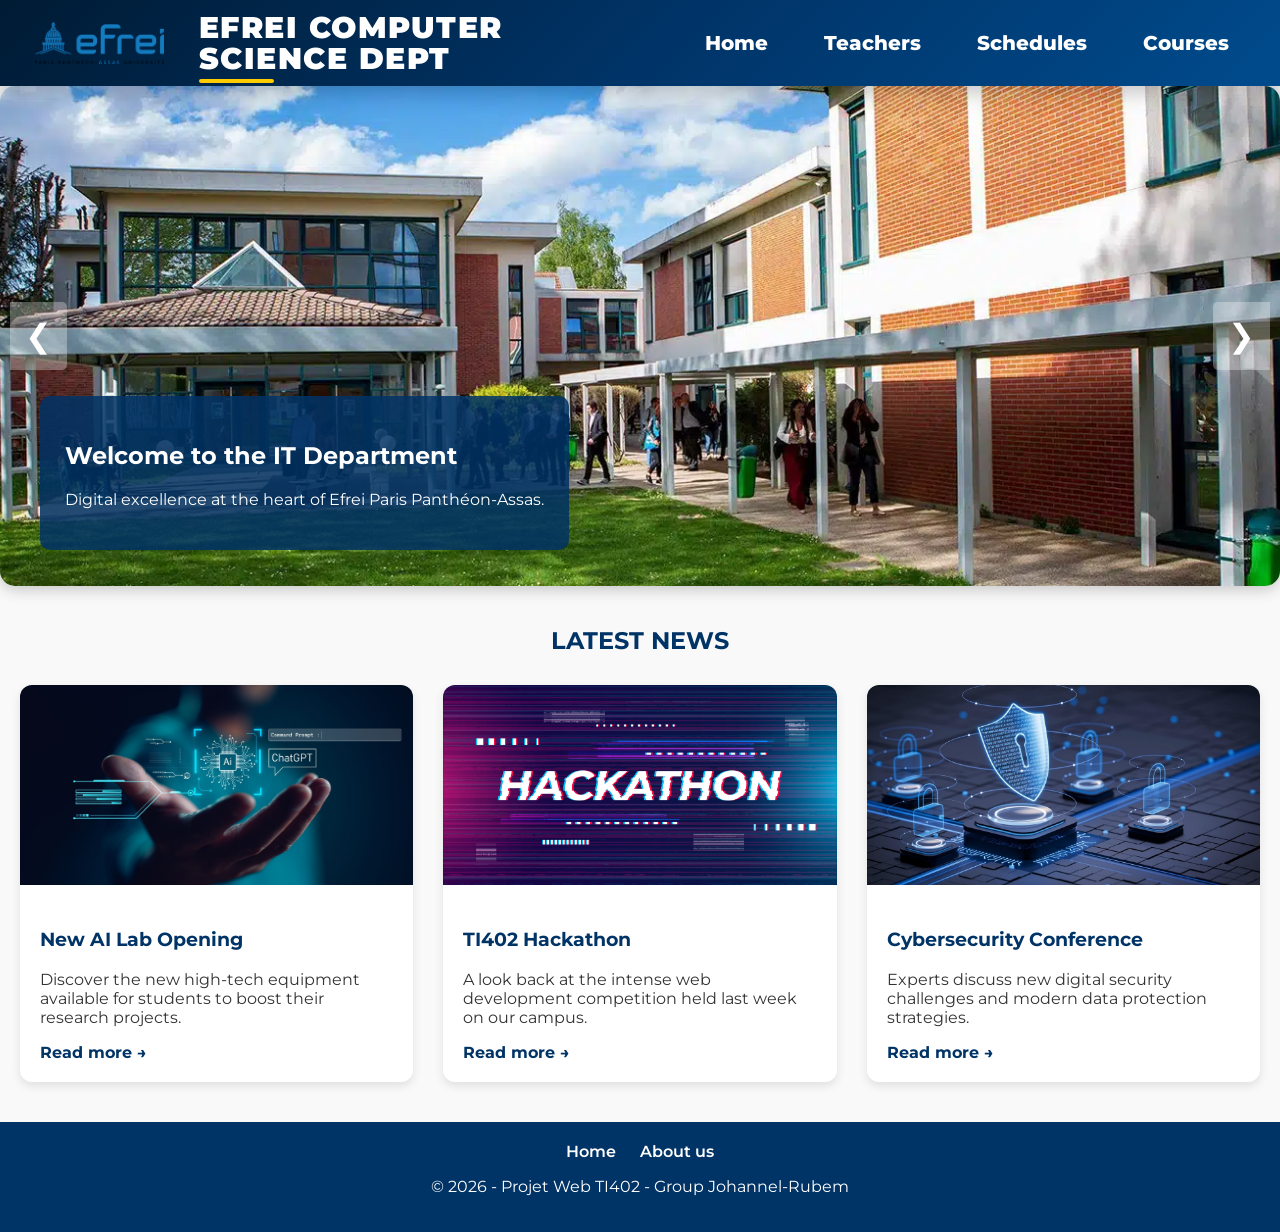
<file: index.html>
<!DOCTYPE html>
<html lang="en">

<head>
  <meta charset="UTF-8" />
  <meta name="viewport" content="width=device-width, initial-scale=1.0" />
  <title>EFREI Computer Science Dept - Home</title>
  <link rel="preconnect" href="https://fonts.googleapis.com">
  <link rel="preconnect" href="https://fonts.gstatic.com" crossorigin>
  <link href="https://fonts.googleapis.com/css2?family=Montserrat:wght@400;500;600;700;800;900&display=swap"
    rel="stylesheet">
  <link rel="stylesheet" href="style.css" />
</head>

<body>
  <header>
    <div class="header-container">
      <img src="images/logo-efrei.png" alt="EFREI Logo" class="logo" />
      <div class="title-nav">
        <h1>EFREI Computer Science Dept</h1>
        <nav>
          <ul>
            <li><a href="index.html">Home</a></li>
            <li><a href="team.html">Teachers</a></li>
            <li><a href="permanences.html">Schedules</a></li>
            <li><a href="courses.html">Courses</a></li>
          </ul>
        </nav>
      </div>
    </div>
  </header>

  <main>
    <section id="hero-carousel">
      <div class="carousel-container">
        <div class="carousel-slide active">
          <img src="images/campus1.jpg" alt="EFREI Campus" />
          <div class="carousel-text">
            <h2>Welcome to the IT Department</h2>
            <p>Digital excellence at the heart of Efrei Paris Panthéon-Assas.</p>
          </div>
        </div>
        <div class="carousel-slide">
          <img src="images/campus2.jpg" alt="Student Life" />
          <div class="carousel-text">
            <h2>Innovation & Research</h2>
            <p>Discover our state-of-the-art laboratories.</p>
          </div>
        </div>
        <div class="carousel-slide">
          <img src="images/campus3.jpg" alt="International" />
          <div class="carousel-text">
            <h2>International Focus</h2>
            <p>Preparing engineers for a global career.</p>
          </div>
        </div>
      </div>
      <div class="carousel-controls">
        <button id="prevBtn" aria-label="Previous">&#10094;</button>
        <button id="nextBtn" aria-label="Next">&#10095;</button>
      </div>
    </section>

    <section class="news-container" style="max-width: 1400px; margin: 40px auto; padding: 0 20px;">
      <h2 style="color: #003366; text-align: center; margin-bottom: 30px; text-transform: uppercase;">Latest News</h2>
      <div class="articles-grid">
        <article class="news-card">
          <div class="card-image-placeholder">
            <img src="images/news1.jpg" alt="AI Lab" style="width:100%; height:200px; object-fit:cover;" />
          </div>
          <div class="card-content" style="padding: 20px;">
            <h3 style="color: #003366;">New AI Lab Opening</h3>
            <p>Discover the new high-tech equipment available for students to boost their research projects.</p>
            <a href="#" style="color: #003366; font-weight: bold; text-decoration: none;">Read more →</a>
          </div>
        </article>

        <article class="news-card">
          <div class="card-image-placeholder">
            <img src="images/news2.jpg" alt="Hackathon" style="width:100%; height:200px; object-fit:cover;" />
          </div>
          <div class="card-content" style="padding: 20px;">
            <h3 style="color: #003366;">TI402 Hackathon</h3>
            <p>A look back at the intense web development competition held last week on our campus.</p>
            <a href="#" style="color: #003366; font-weight: bold; text-decoration: none;">Read more →</a>
          </div>
        </article>

        <article class="news-card">
          <div class="card-image-placeholder">
            <img src="images/news3.jpg" alt="Cybersecurity" style="width:100%; height:200px; object-fit:cover;" />
          </div>
          <div class="card-content" style="padding: 20px;">
            <h3 style="color: #003366;">Cybersecurity Conference</h3>
            <p>Experts discuss new digital security challenges and modern data protection strategies.</p>
            <a href="#" style="color: #003366; font-weight: bold; text-decoration: none;">Read more →</a>
          </div>
        </article>
      </div>
    </section>
  </main>

  <footer>
      <div class="footer-nav" style="margin-bottom: 10px;">
        <a href="index.html" style="color: white; margin: 0 10px; text-decoration: none;">Home</a>
        <a href="about_us.html" style="color: white; margin: 0 10px; text-decoration: none;">About us</a>
      </div>
      <p>&copy; 2026 - Projet Web TI402 - Group Johannel-Rubem</p>
    </footer>
  <script src="script.js"></script>
</body>

</html>
</file>
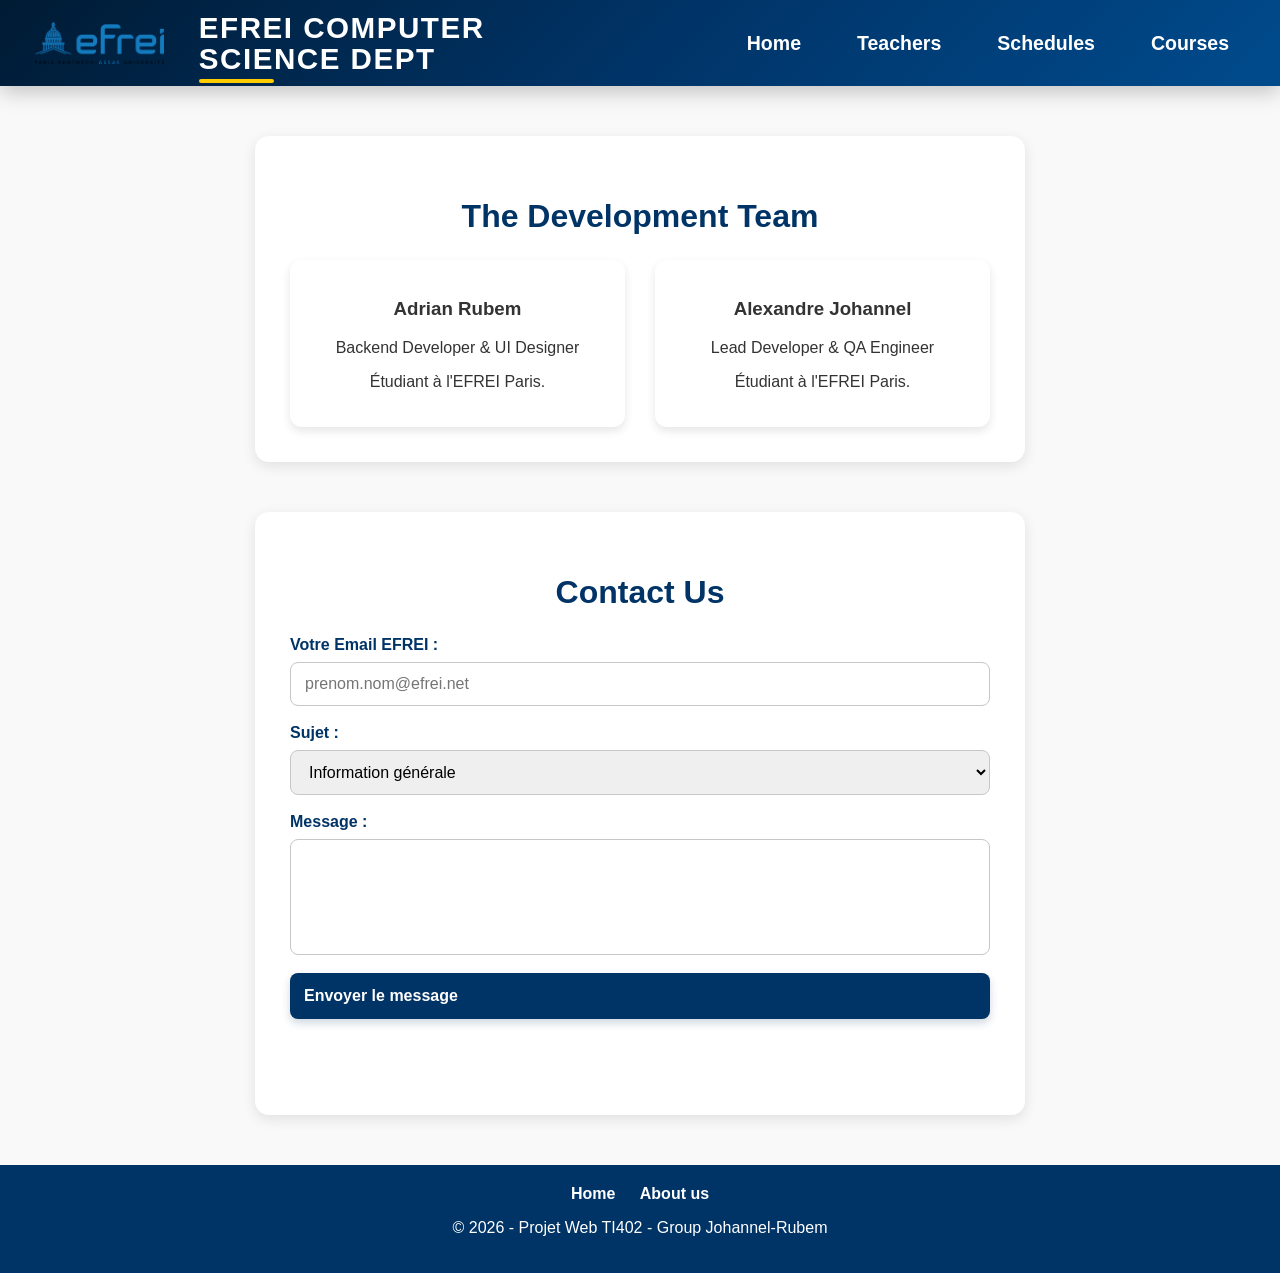
<file: about_us.html>
<!DOCTYPE html>
<html lang="fr">
<head>
    <meta charset="UTF-8">
    <meta name="viewport" content="width=device-width, initial-scale=1.0">
    <title>About Us - EFREI IT Dept</title>
    <link rel="stylesheet" href="style.css">
</head>
<body>
    <header>
      <div class="header-container">
        <img src="images/logo-efrei.png" alt="EFREI Logo" class="logo" />
        <div class="title-nav">
          <h1>EFREI Computer Science Dept</h1>
          <nav>
            <ul>
              <li><a href="index.html">Home</a></li>
              <li><a href="team.html">Teachers</a></li>
              <li><a href="permanences.html">Schedules</a></li>
              <li><a href="courses.html">Courses</a></li>
            </ul>
          </nav>
        </div>
      </div>
    </header>

    <main>
        <section class="contact-section">
            <h2>The Development Team</h2>
            <div class="articles-grid"> <article class="news-card" style="padding: 20px; text-align: center;">
                    <h3>Adrian Rubem</h3>
                    <p>Backend Developer & UI Designer</p>
                    <p>Étudiant à l'EFREI Paris.</p>
                </article>
                <article class="news-card" style="padding: 20px; text-align: center;">
                    <h3>Alexandre Johannel</h3>
                    <p>Lead Developer & QA Engineer</p>
                    <p>Étudiant à l'EFREI Paris.</p>
                </article>
            </div>
        </section>

        <section class="contact-section">
            <h2>Contact Us</h2>
            <form id="contactForm">
                <div class="form-group">
                    <label for="email">Votre Email EFREI :</label>
                    <input type="email" id="email" name="email" placeholder="prenom.nom@efrei.net" required>
                </div>
                <div class="form-group">
                    <label for="subject">Sujet :</label>
                    <select id="subject" name="subject">
                        <option value="general">Information générale</option>
                        <option value="bug">Signaler un bug</option>
                        <option value="feedback">Feedback</option>
                    </select>
                </div>
                <div class="form-group">
                    <label for="message">Message :</label>
                    <textarea id="message" name="message" rows="5" required></textarea>
                </div>
                <button type="submit" class="filter-btn active">Envoyer le message</button>
                <p id="formFeedback" style="margin-top: 15px;"></p>
            </form>
        </section>
    </main>

    <footer>
      <div class="footer-nav" style="margin-bottom: 10px;">
        <a href="index.html" style="color: white; margin: 0 10px; text-decoration: none;">Home</a>
        <a href="about_us.html" style="color: white; margin: 0 10px; text-decoration: none;">About us</a>
      </div>
      <p>&copy; 2026 - Projet Web TI402 - Group Johannel-Rubem</p>
    </footer>

    <script src="script.js"></script>
</body>
</html>
</file>
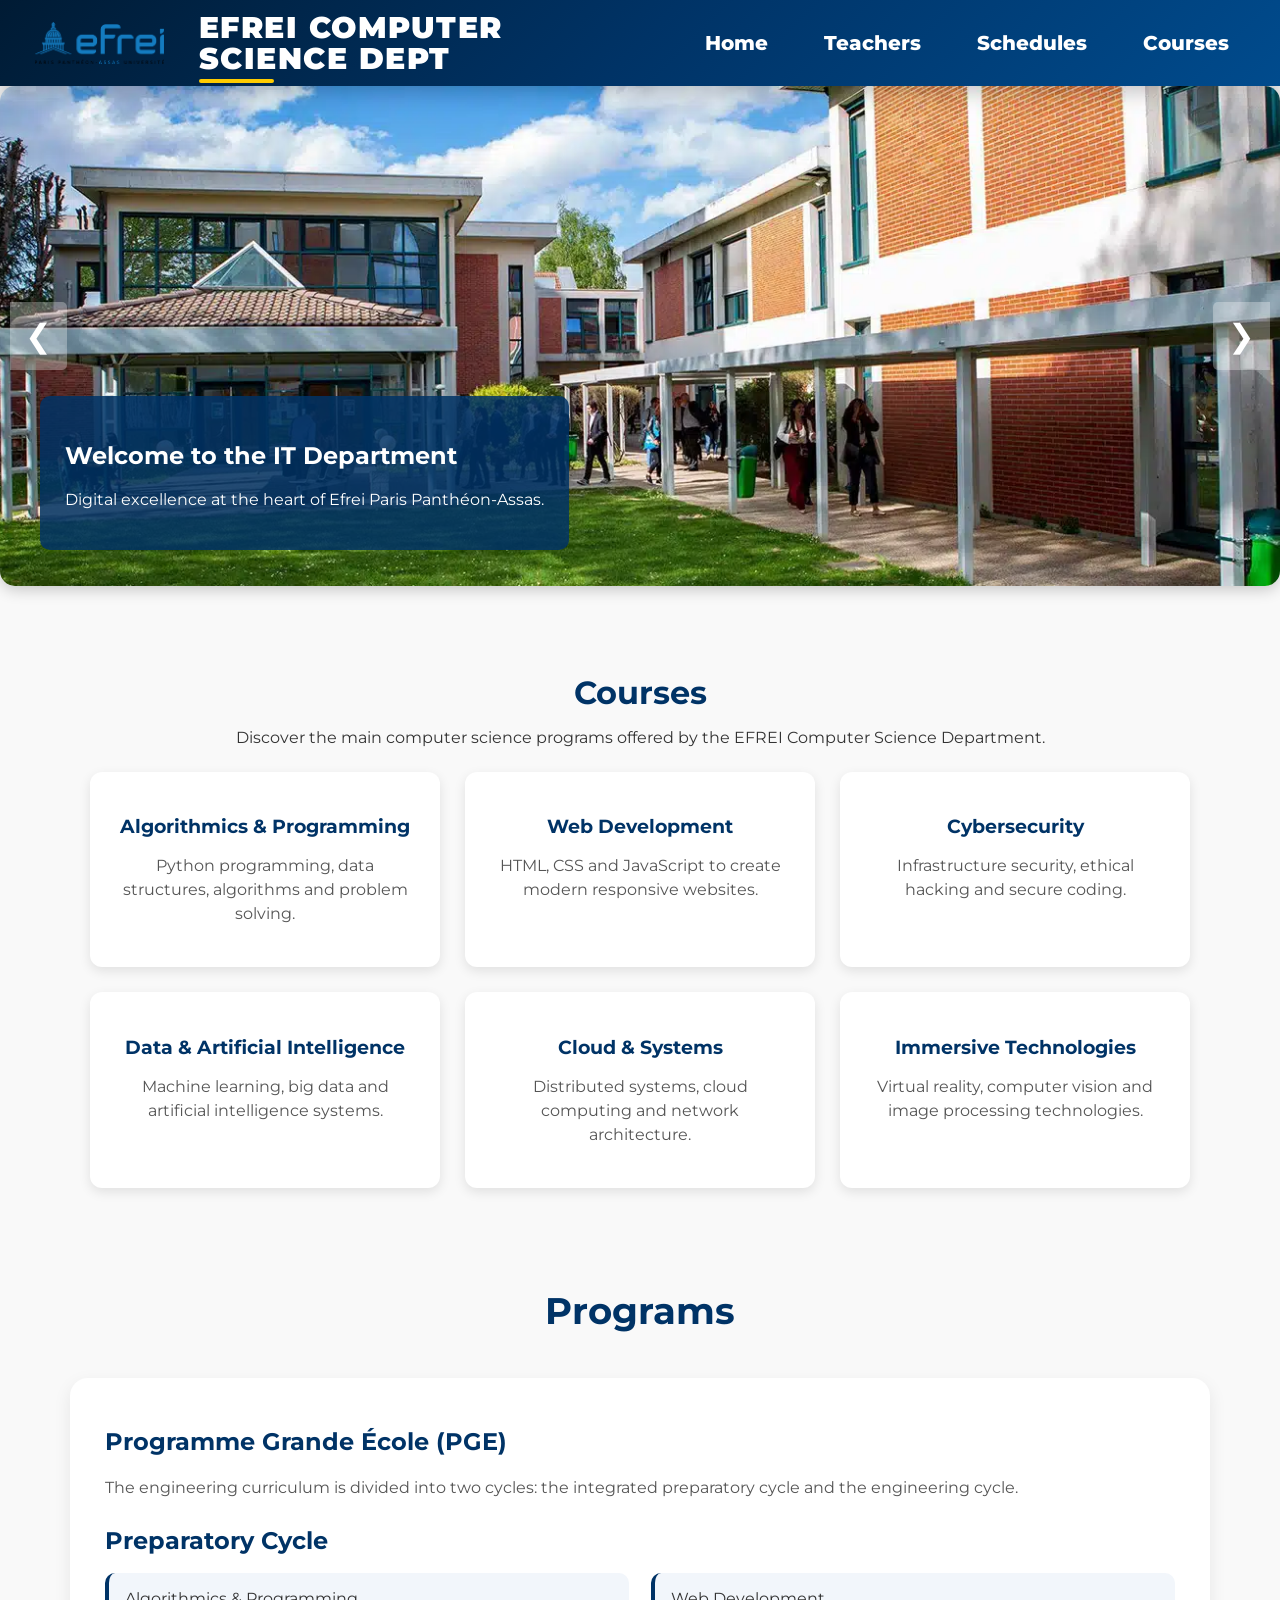
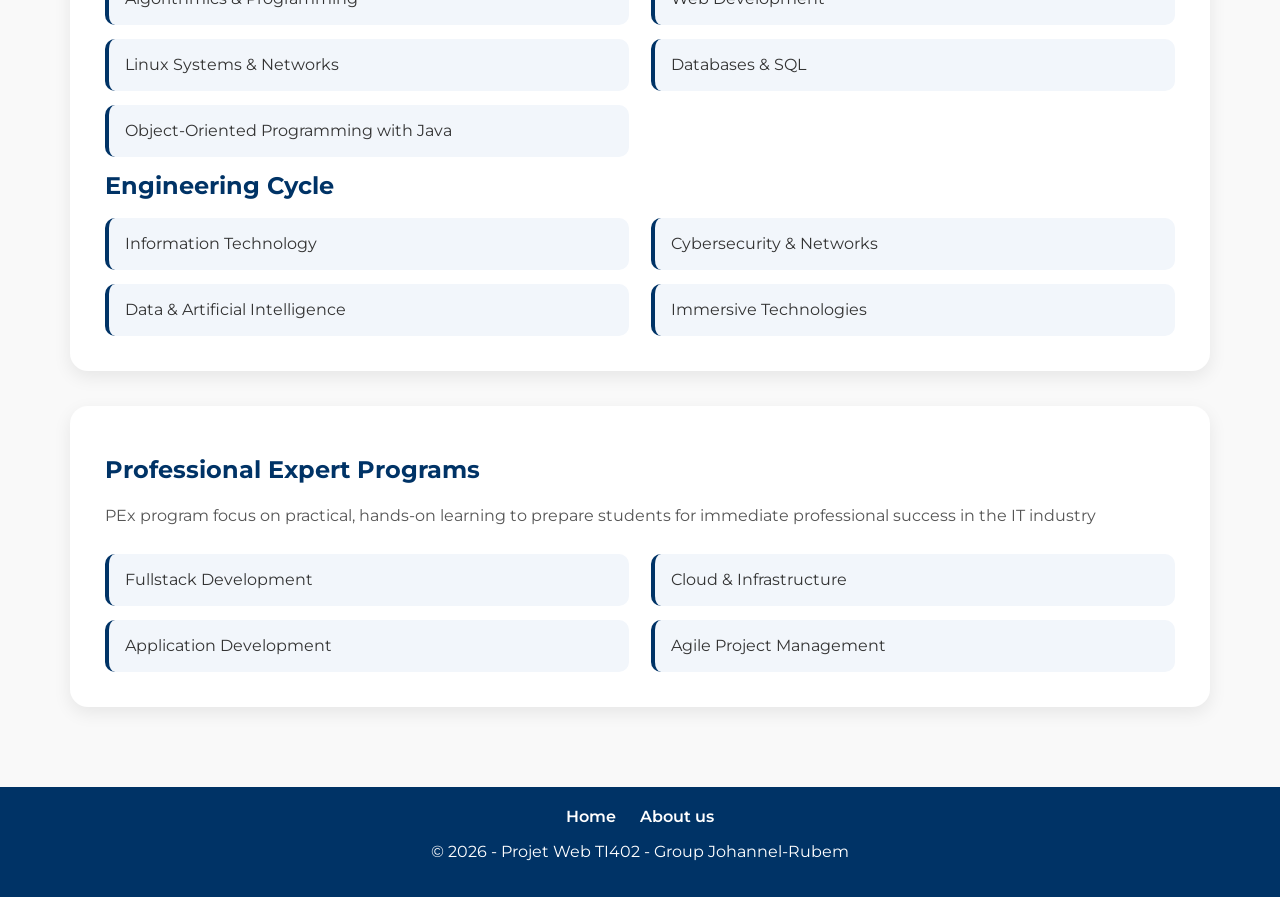
<file: courses.html>
<!doctype html>
<html lang="fr">

<head>
  <meta charset="UTF-8" />
  <!-- Balise viewport obligatoire pour le Responsive Design -->
  <meta name="viewport" content="width=device-width, initial-scale=1.0" />
  <title>EFREI Computer Science Dept</title>

  <!-- Lien vers ton fichier CSS -->
  <link rel="preconnect" href="https://fonts.googleapis.com">
  <link rel="preconnect" href="https://fonts.gstatic.com" crossorigin>
  <link href="https://fonts.googleapis.com/css2?family=Montserrat:wght@400;500;600;700;800;900&display=swap"
    rel="stylesheet">
  <link rel="stylesheet" href="style.css" />
</head>

<body>
  <header>
    <div class="header-container">
      <img src="images/logo-efrei.png" alt="EFREI Logo" class="logo" />
      <div class="title-nav">
        <h1>EFREI Computer Science Dept</h1>
        <nav>
          <ul>
            <li><a href="index.html">Home</a></li>
            <li><a href="team.html">Teachers</a></li>
            <li><a href="permanences.html">Schedules</a></li>
            <li><a href="courses.html">Courses</a></li>
          </ul>
        </nav>
      </div>
    </div>
  </header>

  <main>
    <section id="hero-carousel">
      <div class="carousel-container">
        <div class="carousel-slide active">
          <img src="images/campus1.jpg" alt="EFREI Campus" />
          <div class="carousel-text">
            <h2>Welcome to the IT Department</h2>
            <p>
              Digital excellence at the heart of Efrei Paris Panthéon-Assas.
            </p>
          </div>
        </div>
        <div class="carousel-slide">
          <img src="images/campus2.jpg" alt="Student Life" />
          <div class="carousel-text">
            <h2>Innovation & Research</h2>
            <p>Discover our state-of-the-art laboratories.</p>
          </div>
        </div>
        <div class="carousel-slide">
          <img src="images/campus3.jpg" alt="International" />
          <div class="carousel-text">
            <h2>International Focus</h2>
            <p>Preparing engineers for a global career.</p>
          </div>
        </div>
      </div>
      <div class="carousel-controls">
        <button id="prevBtn" aria-label="Previous">&#10094;</button>
        <button id="nextBtn" aria-label="Next">&#10095;</button>
      </div>
    </section>

    <section class="courses-section">
  <h2>Courses</h2>

  <p>
    Discover the main computer science programs offered by the EFREI
    Computer Science Department.
  </p>

  <div class="courses-grid">
    <article class="course-card">
      <h3>Algorithmics & Programming</h3>
      <p>
        Python programming, data structures, algorithms and problem solving.
      </p>
    </article>

    <article class="course-card">
      <h3>Web Development</h3>
      <p>
        HTML, CSS and JavaScript to create modern responsive websites.
      </p>
    </article>

    <article class="course-card">
      <h3>Cybersecurity</h3>
      <p>
        Infrastructure security, ethical hacking and secure coding.
      </p>
    </article>

    <article class="course-card">
      <h3>Data & Artificial Intelligence</h3>
      <p>
        Machine learning, big data and artificial intelligence systems.
      </p>
    </article>

    <article class="course-card">
      <h3>Cloud & Systems</h3>
      <p>
        Distributed systems, cloud computing and network architecture.
      </p>
    </article>

    <article class="course-card">
      <h3>Immersive Technologies</h3>
      <p>
        Virtual reality, computer vision and image processing technologies.
      </p>
    </article>
  </div>
</section>

<section class="programs-section">
  <h2>Programs</h2>

  <div class="program-block">
    <h3>Programme Grande École (PGE)</h3>

    <p>
      The engineering curriculum is divided into two cycles:
      the integrated preparatory cycle and the engineering cycle.
    </p>


    <h3>Preparatory Cycle</h3>


    <ul>
      <li>Algorithmics & Programming</li>
      <li>Web Development</li>
      <li>Linux Systems & Networks</li>
      <li>Databases & SQL</li>
      <li>Object-Oriented Programming with Java</li>
    </ul>
  

    <h3 >Engineering Cycle</h3>


    <ul>
      <li>Information Technology</li>
      <li>Cybersecurity & Networks</li>
      <li>Data & Artificial Intelligence</li>
      <li>Immersive Technologies</li>
    </ul>
  </div>

  <div class="program-block">
    <h3>Professional Expert Programs</h3>

    <p>
      PEx program focus on practical, 
      hands-on learning to prepare students for immediate professional success in the IT industry 
    </p>

    <ul>
      <li>Fullstack Development</li>
      <li>Cloud & Infrastructure</li>
      <li>Application Development</li>
      <li>Agile Project Management</li>
    </ul>
  </div>
</section>
  </main>

  <!-- Footer commun -->
  <footer>
      <div class="footer-nav" style="margin-bottom: 10px;">
        <a href="index.html" style="color: white; margin: 0 10px; text-decoration: none;">Home</a>
        <a href="about_us.html" style="color: white; margin: 0 10px; text-decoration: none;">About us</a>
      </div>
      <p>&copy; 2026 - Projet Web TI402 - Group Johannel-Rubem</p>
    </footer>
  <script src="script.js"></script>
</body>

</html>
</file>
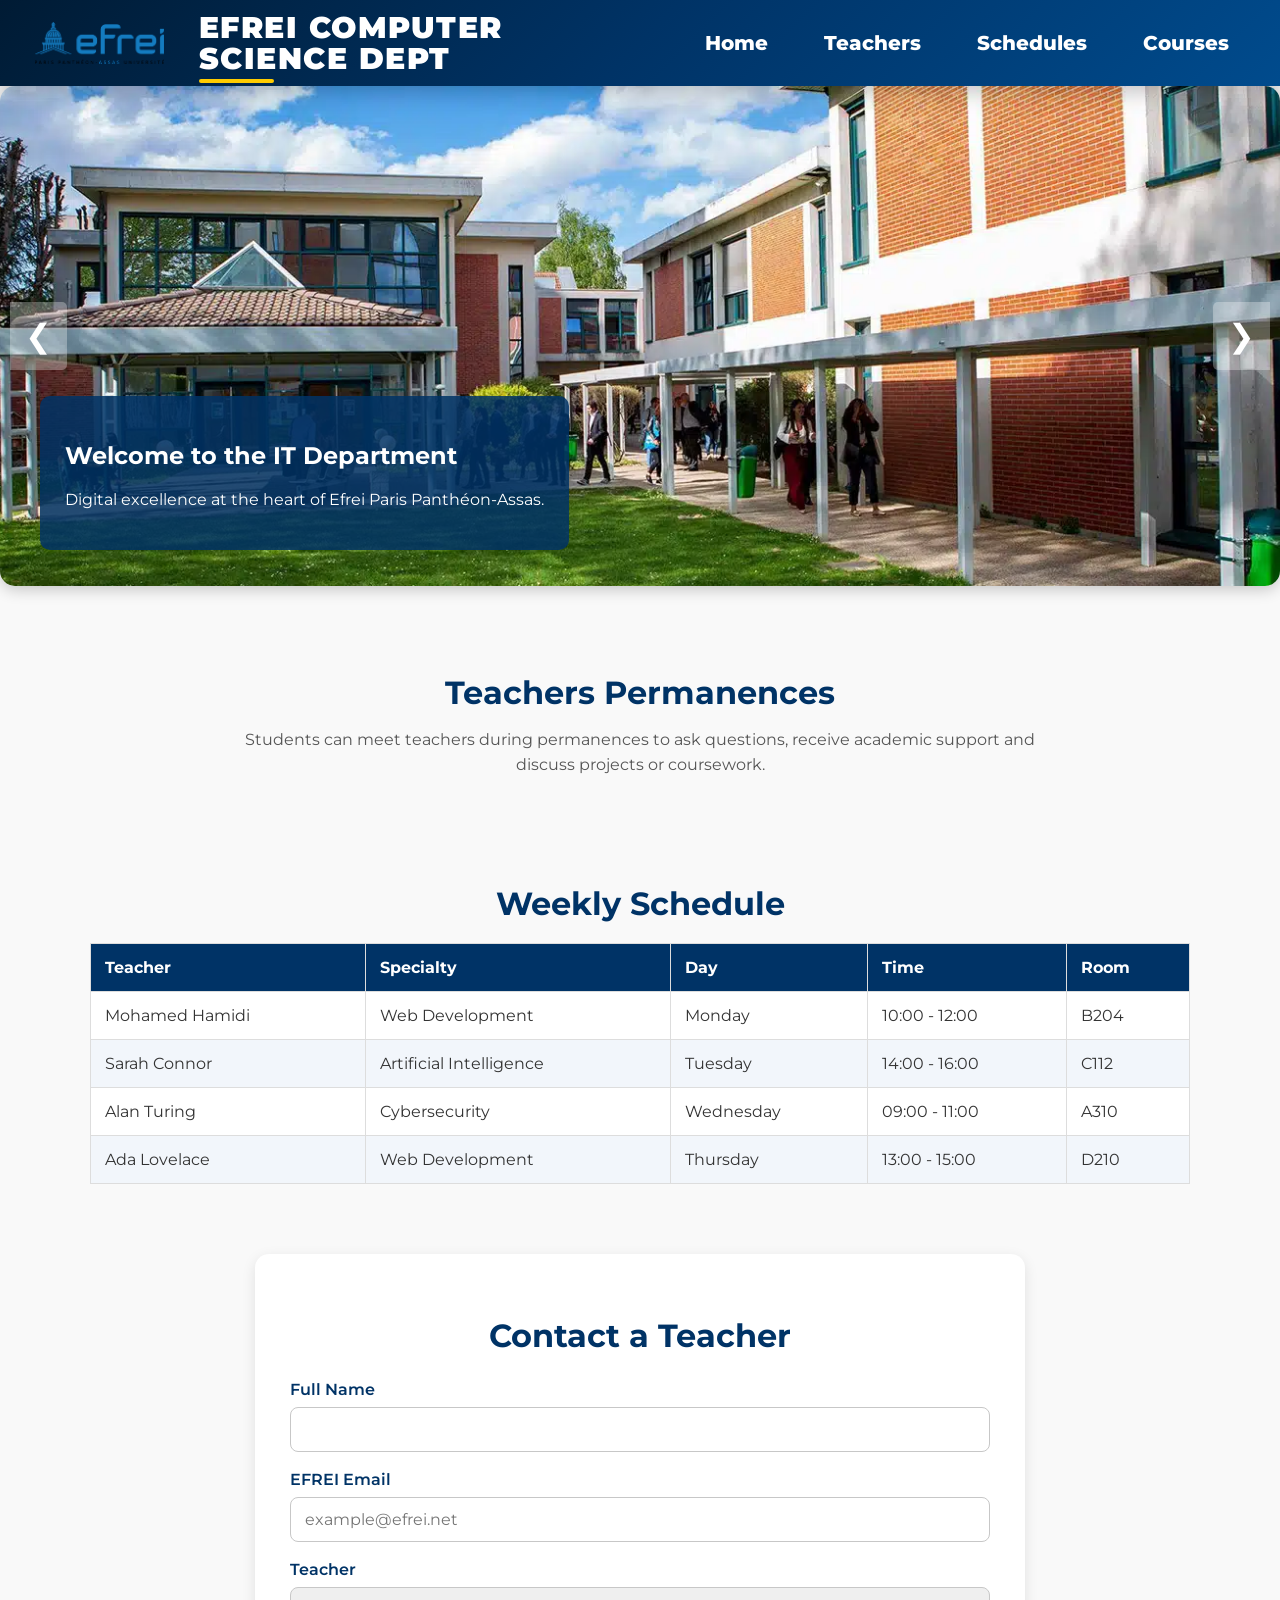
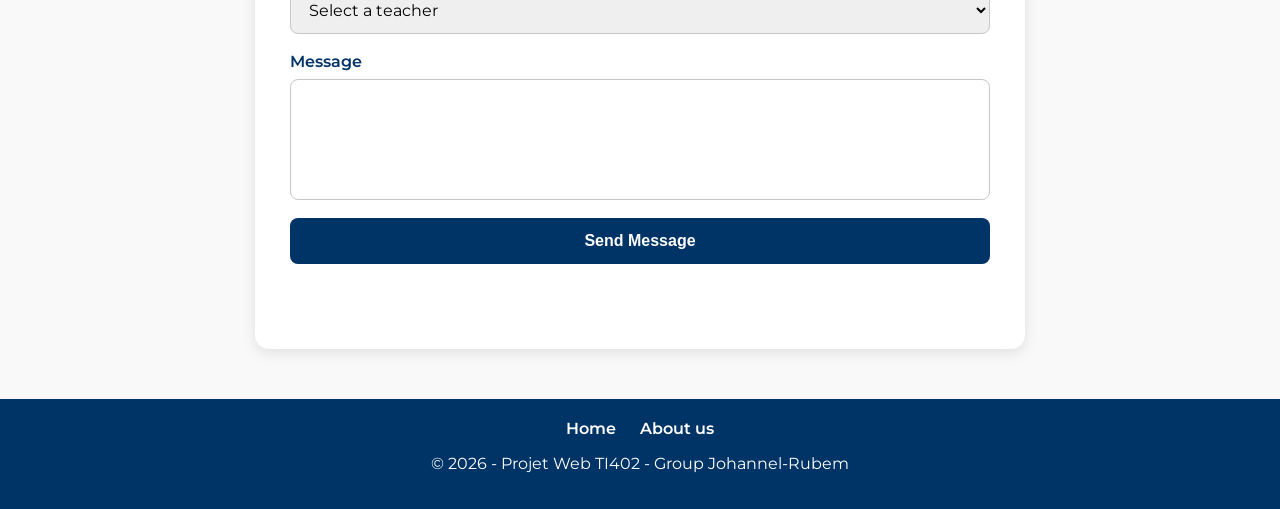
<file: permanences.html>
<!doctype html>
<html lang="fr">

<head>
  <meta charset="UTF-8" />
  <meta name="viewport" content="width=device-width, initial-scale=1.0" />
  <title>Permanences - EFREI Computer Science Dept</title>
  <link rel="preconnect" href="https://fonts.googleapis.com">
  <link rel="preconnect" href="https://fonts.gstatic.com" crossorigin>
  <link href="https://fonts.googleapis.com/css2?family=Montserrat:wght@400;500;600;700;800;900&display=swap"
    rel="stylesheet">
  <link rel="stylesheet" href="style.css" />
</head>

<body>
  <header>
    <div class="header-container">
      <img src="images/logo-efrei.png" alt="EFREI Logo" class="logo" />
      <div class="title-nav">
        <h1>EFREI Computer Science Dept</h1>
        <nav>
          <ul>
            <li><a href="index.html">Home</a></li>
            <li><a href="team.html">Teachers</a></li>
            <li><a href="permanences.html">Schedules</a></li>
            <li><a href="courses.html">Courses</a></li>
          </ul>
        </nav>
      </div>
    </div>
  </header>

  <main>
    <section id="hero-carousel">
      <div class="carousel-container">
        <div class="carousel-slide active">
          <img src="images/campus1.jpg" alt="EFREI Campus" />
          <div class="carousel-text">
            <h2>Welcome to the IT Department</h2>
            <p>
              Digital excellence at the heart of Efrei Paris Panthéon-Assas.
            </p>
          </div>
        </div>
        <div class="carousel-slide">
          <img src="images/campus2.jpg" alt="Student Life" />
          <div class="carousel-text">
            <h2>Innovation & Research</h2>
            <p>Discover our state-of-the-art laboratories.</p>
          </div>
        </div>
        <div class="carousel-slide">
          <img src="images/campus3.jpg" alt="International" />
          <div class="carousel-text">
            <h2>International Focus</h2>
            <p>Preparing engineers for a global career.</p>
          </div>
        </div>
      </div>
      <div class="carousel-controls">
        <button id="prevBtn" aria-label="Previous">&#10094;</button>
        <button id="nextBtn" aria-label="Next">&#10095;</button>
      </div>
    </section>
    <!-- INTRO -->
    <section class="page-intro">
      <h2>Teachers Permanences</h2>

      <p>
        Students can meet teachers during permanences to ask questions,
        receive academic support and discuss projects or coursework.
      </p>
    </section>

    <!-- TABLE -->
    <section class="program-table-section">
      <h2>Weekly Schedule</h2>

      <table>
        <thead>
          <tr>
            <th>Teacher</th>
            <th>Specialty</th>
            <th>Day</th>
            <th>Time</th>
            <th>Room</th>
          </tr>
        </thead>

        <tbody>
          <tr>
            <td>Mohamed Hamidi</td>
            <td>Web Development</td>
            <td>Monday</td>
            <td>10:00 - 12:00</td>
            <td>B204</td>
          </tr>

          <tr>
            <td>Sarah Connor</td>
            <td>Artificial Intelligence</td>
            <td>Tuesday</td>
            <td>14:00 - 16:00</td>
            <td>C112</td>
          </tr>

          <tr>
            <td>Alan Turing</td>
            <td>Cybersecurity</td>
            <td>Wednesday</td>
            <td>09:00 - 11:00</td>
            <td>A310</td>
          </tr>

          <tr>
            <td>Ada Lovelace</td>
            <td>Web Development</td>
            <td>Thursday</td>
            <td>13:00 - 15:00</td>
            <td>D210</td>
          </tr>
        </tbody>
      </table>
    </section>

    <!-- FORM -->
    <section class="contact-section">
      <h2>Contact a Teacher</h2>

      <form id="contactForm">
        <div class="form-group">
          <label for="name">Full Name</label>
          <input type="text" id="name" required />
        </div>

        <div class="form-group">
          <label for="email">EFREI Email</label>
          <input type="email" id="email" placeholder="example@efrei.net" required />
        </div>

        <div class="form-group">
          <label for="teacher">Teacher</label>

          <select id="teacher" required>
            <option value="">Select a teacher</option>
            <option>Mohamed Hamidi</option>
            <option>Sarah Connor</option>
            <option>Alan Turing</option>
            <option>Ada Lovelace</option>
          </select>
        </div>

        <div class="form-group">
          <label for="message">Message</label>

          <textarea maxlength="500" id="message" rows="5" placeholder="Write your message..." required>
            </textarea>
        </div>

        <button type="submit">Send Message</button>

        <p id="formFeedback"></p>
      </form>
    </section>
  </main>

  <footer>
      <div class="footer-nav" style="margin-bottom: 10px;">
        <a href="index.html" style="color: white; margin: 0 10px; text-decoration: none;">Home</a>
        <a href="about_us.html" style="color: white; margin: 0 10px; text-decoration: none;">About us</a>
      </div>
      <p>&copy; 2026 - Projet Web TI402 - Group Johannel-Rubem</p>
    </footer>

  <script src="script.js"></script>
</body>

</html>
</file>
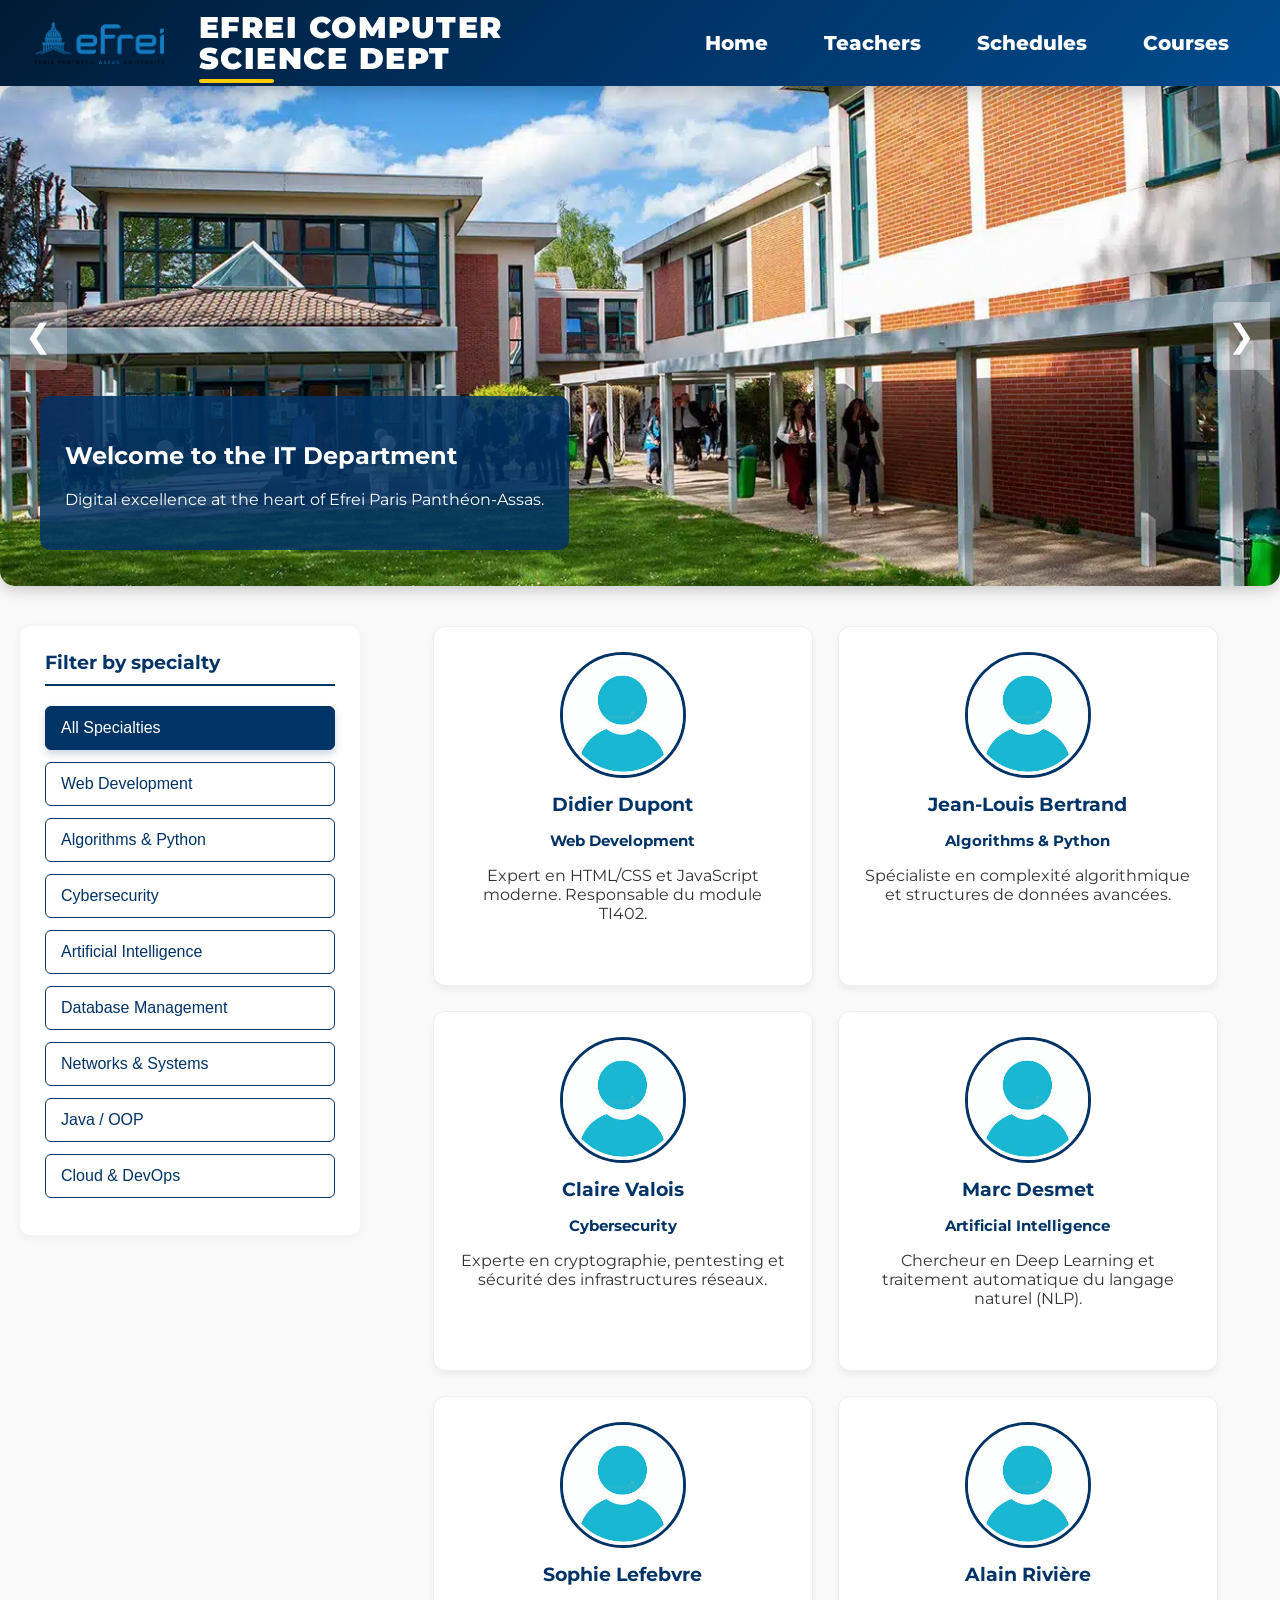
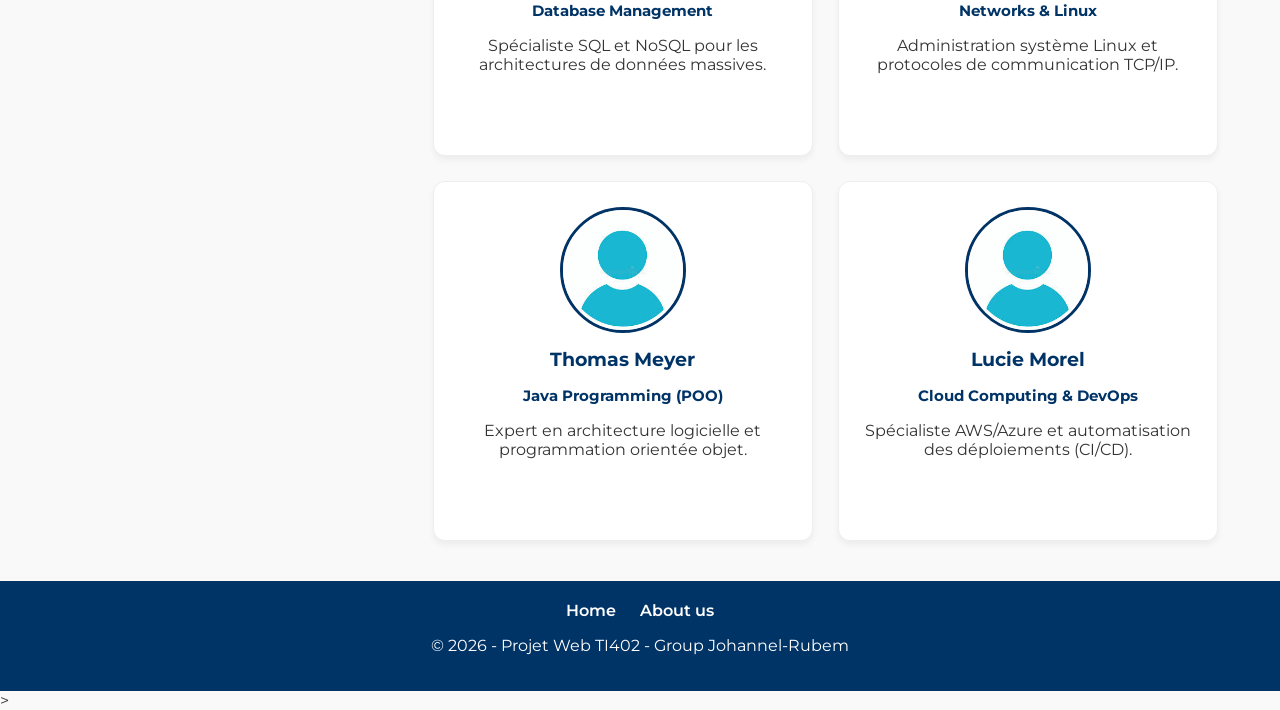
<file: team.html>
<!doctype html>
<html lang="fr">
  <head>
    <meta charset="UTF-8" />
    <!-- Balise viewport obligatoire pour le Responsive Design -->
    <meta name="viewport" content="width=device-width, initial-scale=1.0" />
    <title>EFREI Computer Science Dept</title>

    <!-- Lien vers ton fichier CSS -->
    <link rel="preconnect" href="https://fonts.googleapis.com" />
    <link rel="preconnect" href="https://fonts.gstatic.com" crossorigin />
    <link
      href="https://fonts.googleapis.com/css2?family=Montserrat:wght@400;500;600;700;800;900&display=swap"
      rel="stylesheet"
    />
    <link rel="stylesheet" href="style.css" />
  </head>

  <body>
    <header>
      <div class="header-container">
        <img src="images/logo-efrei.png" alt="EFREI Logo" class="logo" />
        <div class="title-nav">
          <h1>EFREI Computer Science Dept</h1>
          <nav>
            <ul>
              <li><a href="index.html">Home</a></li>
              <li><a href="team.html">Teachers</a></li>
              <li><a href="permanences.html">Schedules</a></li>
              <li><a href="courses.html">Courses</a></li>
            </ul>
          </nav>
        </div>
      </div>
    </header>

    <!-- Le contenu de ta page ira ici -->

    <main>
      <section id="hero-carousel">
        <div class="carousel-container">
          <div class="carousel-slide active">
            <img src="images/campus1.jpg" alt="EFREI Campus" />
            <div class="carousel-text">
              <h2>Welcome to the IT Department</h2>
              <p>
                Digital excellence at the heart of Efrei Paris Panthéon-Assas.
              </p>
            </div>
          </div>
          <div class="carousel-slide">
            <img src="images/campus2.jpg" alt="Student Life" />
            <div class="carousel-text">
              <h2>Innovation & Research</h2>
              <p>Discover our state-of-the-art laboratories.</p>
            </div>
          </div>
          <div class="carousel-slide">
            <img src="images/campus3.jpg" alt="International" />
            <div class="carousel-text">
              <h2>International Focus</h2>
              <p>Preparing engineers for a global career.</p>
            </div>
          </div>
        </div>
        <div class="carousel-controls">
          <button id="prevBtn" aria-label="Previous">&#10094;</button>
          <button id="nextBtn" aria-label="Next">&#10095;</button>
        </div>
      </section>

      <div class="faculty-page">
        <aside class="filters-sidebar">
          <h3>Filter by specialty</h3>
          <ul id="filter-list">
            <li>
              <button class="filter-btn active" data-filter="all">
                All Specialties
              </button>
            </li>
            <li>
              <button class="filter-btn" data-filter="web">
                Web Development
              </button>
            </li>
            <li>
              <button class="filter-btn" data-filter="algo">
                Algorithms & Python
              </button>
            </li>
            <li>
              <button class="filter-btn" data-filter="cyber">
                Cybersecurity
              </button>
            </li>
            <li>
              <button class="filter-btn" data-filter="ai">
                Artificial Intelligence
              </button>
            </li>
            <li>
              <button class="filter-btn" data-filter="data">
                Database Management
              </button>
            </li>
            <li>
              <button class="filter-btn" data-filter="network">
                Networks & Systems
              </button>
            </li>
            <li>
              <button class="filter-btn" data-filter="poo">Java / OOP</button>
            </li>
            <li>
              <button class="filter-btn" data-filter="cloud">
                Cloud & DevOps
              </button>
            </li>
          </ul>
        </aside>

        <section class="faculty-grid" id="faculty-grid">
          <article class="prof-card" data-category="web">
            <div class="prof-img">
              <img
                src="images/prof-img.jpg"
                alt="Prof Web"
                style="
                  width: 100%;
                  height: 100%;
                  border-radius: 50%;
                  object-fit: cover;
                "
              />
            </div>
            <h3>Didier Dupont</h3>
            <p class="specialty">Web Development</p>
            <p>
              Expert en HTML/CSS et JavaScript moderne. Responsable du module
              TI402.
            </p>
          </article>

          <article class="prof-card" data-category="algo">
            <div class="prof-img">
              <img
                src="images/prof-img.jpg"
                alt="Prof Algo"
                style="
                  width: 100%;
                  height: 100%;
                  border-radius: 50%;
                  object-fit: cover;
                "
              />
            </div>
            <h3>Jean-Louis Bertrand</h3>
            <p class="specialty">Algorithms & Python</p>
            <p>
              Spécialiste en complexité algorithmique et structures de données
              avancées.
            </p>
          </article>

          <article class="prof-card" data-category="cyber">
            <div class="prof-img">
              <img
                src="images/prof-img.jpg"
                alt="Prof Cyber"
                style="
                  width: 100%;
                  height: 100%;
                  border-radius: 50%;
                  object-fit: cover;
                "
              />
            </div>
            <h3>Claire Valois</h3>
            <p class="specialty">Cybersecurity</p>
            <p>
              Experte en cryptographie, pentesting et sécurité des
              infrastructures réseaux.
            </p>
          </article>

          <article class="prof-card" data-category="ai">
            <div class="prof-img">
              <img
                src="images/prof-img.jpg"
                alt="Prof AI"
                style="
                  width: 100%;
                  height: 100%;
                  border-radius: 50%;
                  object-fit: cover;
                "
              />
            </div>
            <h3>Marc Desmet</h3>
            <p class="specialty">Artificial Intelligence</p>
            <p>
              Chercheur en Deep Learning et traitement automatique du langage
              naturel (NLP).
            </p>
          </article>

          <article class="prof-card" data-category="data">
            <div class="prof-img">
              <img
                src="images/prof-img.jpg"
                alt="Prof DB"
                style="
                  width: 100%;
                  height: 100%;
                  border-radius: 50%;
                  object-fit: cover;
                "
              />
            </div>
            <h3>Sophie Lefebvre</h3>
            <p class="specialty">Database Management</p>
            <p>
              Spécialiste SQL et NoSQL pour les architectures de données
              massives.
            </p>
          </article>

          <article class="prof-card" data-category="network">
            <div class="prof-img">
              <img
                src="images/prof-img.jpg"
                alt="Prof Network"
                style="
                  width: 100%;
                  height: 100%;
                  border-radius: 50%;
                  object-fit: cover;
                "
              />
            </div>
            <h3>Alain Rivière</h3>
            <p class="specialty">Networks & Linux</p>
            <p>
              Administration système Linux et protocoles de communication
              TCP/IP.
            </p>
          </article>

          <article class="prof-card" data-category="poo">
            <div class="prof-img">
              <img
                src="images/prof-img.jpg"
                alt="Prof Java"
                style="
                  width: 100%;
                  height: 100%;
                  border-radius: 50%;
                  object-fit: cover;
                "
              />
            </div>
            <h3>Thomas Meyer</h3>
            <p class="specialty">Java Programming (POO)</p>
            <p>
              Expert en architecture logicielle et programmation orientée objet.
            </p>
          </article>

          <article class="prof-card" data-category="cloud">
            <div class="prof-img">
              <img
                src="images/prof-img.jpg"
                alt="Prof Cloud"
                style="
                  width: 100%;
                  height: 100%;
                  border-radius: 50%;
                  object-fit: cover;
                "
              />
            </div>
            <h3>Lucie Morel</h3>
            <p class="specialty">Cloud Computing & DevOps</p>
            <p>
              Spécialiste AWS/Azure et automatisation des déploiements (CI/CD).
            </p>
          </article>
        </section>
      </div>
    </main>

    <!-- Footer commun -->
    <footer>
      <div class="footer-nav" style="margin-bottom: 10px">
        <a
          href="index.html"
          style="color: white; margin: 0 10px; text-decoration: none"
          >Home</a
        >
        <a
          href="about_us.html"
          style="color: white; margin: 0 10px; text-decoration: none"
          >About us</a
        >
      </div>
      <p>&copy; 2026 - Projet Web TI402 - Group Johannel-Rubem</p>
    </footer>
    <script src="script.js"></script>
  </body>
</html>
>
</file>
<file: style.css>
/* --- 1. GENERAL STYLES --- */
body {
  margin: 0;
  font-family: 'Montserrat', sans-serif;
  display: flex;
  flex-direction: column;
  min-height: 100vh;
  background-color: #f9f9f9;
  color: #333;
}
/* --- 2. HEADER & NAVIGATION --- */
header {
  background: linear-gradient(135deg, #001b34, #003366, #004b8d);
  padding: 12px 0;
  position: sticky;
  top: 0;
  z-index: 1000;
  box-shadow: 0 6px 20px rgba(0, 0, 0, 0.22);
}

.header-container {
  max-width: 1450px;
  margin: 0 auto;
  padding: 0 35px;
  display: flex;
  align-items: center;
  justify-content: space-between;
  gap: 35px;
}

.logo {
  height: 42px;
  width: auto;
  transition: transform 0.3s ease;
}

.logo:hover {
  transform: scale(1.04);
}

.title-nav {
  display: flex;
  align-items: center;
  justify-content: space-between;
  flex: 1;
  gap: 50px;
}

.title-nav h1 {
  margin: 0;
  font-size: 1.85rem;
  font-weight: 900;
  line-height: 1.05;
  color: white;
  letter-spacing: 1.5px;
  text-transform: uppercase;
  max-width: 420px;
  position: relative;
}

.title-nav h1::after {
  content: "";
  position: absolute;
  bottom: -9px;
  left: 0;
  width: 75px;
  height: 4px;
  background: #ffcc00;
  border-radius: 20px;
}

header nav ul {
  display: flex;
  align-items: center;
  gap: 24px;
  list-style: none;
  margin: 0;
  padding: 0;
}

header nav ul li a {
  color: white;
  text-decoration: none;
  font-size: 1.22rem;
  font-weight: 800;
  padding: 10px 16px;
  border-radius: 10px;
  transition: all 0.3s ease;
  position: relative;
}/* --- 3. FACULTY PAGE LAYOUT --- */
.faculty-page {
  display: flex;
  width: 100%;
  max-width: 1400px;
  margin: 0 auto;
  padding: 40px 20px;
  box-sizing: border-box;
  gap: 30px;
}

.filters-sidebar {
  flex: 1;
  min-width: 250px;
  max-width: 300px;
  background-color: #ffffff;
  padding: 25px;
  border-radius: 10px;
  height: fit-content;
  box-shadow: 0 2px 10px rgba(0, 0, 0, 0.05);
}

.filters-sidebar h3 {
  margin-top: 0;
  color: #003366;
  border-bottom: 2px solid #003366;
  padding-bottom: 10px;
  margin-bottom: 20px;
}

#filter-list {
  list-style: none;
  padding: 0;
  margin: 0;
}

.filter-btn {
  display: block;
  width: 100%;
  margin-bottom: 12px;
  padding: 12px 15px;
  background: #fff;
  border: 1px solid #003366;
  color: #003366;
  border-radius: 6px;
  cursor: pointer;
  font-size: 1rem;
  font-weight: 500;
  text-align: left;
  transition: all 0.3s ease;
}

.filter-btn:hover {
  background: #e6f0ff;
}

.filter-btn.active {
  background: #003366 !important;
  color: white !important;
  box-shadow: 0 4px 8px rgba(0, 51, 102, 0.2);
}

.faculty-grid {
  flex: 3;
  display: grid;
  grid-template-columns: repeat(auto-fit, 380px);
  gap: 25px;
  justify-content: center;
  align-items: start;
}

.prof-card {
  width: 380px;
  min-height: 360px;
  box-sizing: border-box;
  background: white;
  border: 1px solid #eee;
  padding: 25px;
  text-align: center;
  border-radius: 12px;
  box-shadow: 0 4px 6px rgba(0, 0, 0, 0.05);
  transition:
    transform 0.3s ease,
    opacity 0.4s ease-in-out;
}
.prof-card:hover {
  transform: translateY(-5px);
  box-shadow: 0 8px 15px rgba(0, 0, 0, 0.1);
}

.prof-img {
  width: 120px;
  height: 120px;
  background: #ddd;
  border-radius: 50%;
  margin: 0 auto 15px;
  border: 3px solid #003366;
}

.prof-card h3 {
  margin: 10px 0;
  color: #003366;
}

.specialty {
  color: #003366;
  font-weight: bold;
  font-size: 0.95rem;
  margin-bottom: 10px;
  display: block;
}

/* --- 4. FOOTER --- */
footer {
  background-color: #003366;
  color: white;
  text-align: center;
  padding: 20px 0;
  margin-top: auto;
}

.footer-nav a {
  color: white;
  text-decoration: none;
  margin: 0 12px;
  font-weight: 600;
}

.footer-nav a:hover {
  color: #ffcc00;
}

/* --- 5. HOME PAGE / CAROUSEL --- */
#hero-carousel {
  position: relative;
  width: 100%;
  max-width: 1400px;
  height: 500px;
  margin: 0 auto;
  overflow: hidden;
  border-radius: 15px;
  box-shadow: 0 4px 15px rgba(0, 0, 0, 0.2);
}

.carousel-slide {
  position: absolute;
  top: 0;
  left: 0;
  width: 100%;
  opacity: 0;
  transition: opacity 0.8s ease-in-out;
}

.carousel-slide.active {
  opacity: 1;
}

.carousel-slide img {
  width: 100%;
  height: 500px;
  object-fit: cover;
}

.carousel-text {
  position: absolute;
  bottom: 40px;
  left: 40px;
  background: rgba(0, 51, 102, 0.85);
  color: white;
  padding: 25px;
  border-radius: 10px;
  max-width: 500px;
}

.carousel-controls button {
  position: absolute;
  top: 50%;
  transform: translateY(-50%);
  background: rgba(255, 255, 255, 0.3);
  border: none;
  color: white;
  font-size: 2rem;
  padding: 15px;
  cursor: pointer;
  transition: background 0.3s;
  z-index: 10;
}

.carousel-controls button:hover {
  background: rgba(0, 51, 102, 0.8);
}

#prevBtn {
  left: 10px;
  border-radius: 0 5px 5px 0;
}

#nextBtn {
  right: 10px;
  border-radius: 5px 0 0 5px;
}

.articles-grid {
  display: grid;
  grid-template-columns: repeat(auto-fit, minmax(300px, 1fr));
  gap: 30px;
}

.news-card {
  background: white;
  border-radius: 12px;
  overflow: hidden;
  box-shadow: 0 4px 10px rgba(0, 0, 0, 0.1);
  transition: transform 0.3s ease;
}

.news-card:hover {
  transform: translateY(-5px);
}

/* --- 6. COURSES PAGE --- */
.page-intro,
.courses-section,
.program-table-section {
  max-width: 1100px;
  margin: 40px auto;
  padding: 20px;
  text-align: center;
}

.page-intro h2,
.courses-section h2,
.program-table-section h2 {
  color: #003366;
  font-size: 2rem;
  margin-bottom: 15px;
}

.page-intro p {
  max-width: 850px;
  margin: 0 auto;
  line-height: 1.6;
  color: #555;
}

.courses-grid {
  display: grid;
  grid-template-columns: repeat(3, 1fr);
  gap: 25px;
  margin-top: 25px;
}

.course-card {
  background: white;
  padding: 25px;
  border-radius: 12px;
  box-shadow: 0 4px 12px rgba(0, 0, 0, 0.1);
  transition: transform 0.3s ease;
}

.course-card:hover {
  transform: translateY(-8px);
}

.course-card h3 {
  margin-bottom: 10px;
  color: #003366;
}

.course-card p {
  line-height: 1.5;
  color: #555;
}

.program-table-section table {
  width: 100%;
  border-collapse: collapse;
  background: white;
  margin-top: 20px;
}

.program-table-section th,
.program-table-section td {
  border: 1px solid #ddd;
  padding: 14px;
  text-align: left;
}

.program-table-section th {
  background-color: #003366;
  color: white;
}

.program-table-section tr:nth-child(even) {
  background-color: #f2f6fb;
}

textarea {
  resize: none;
}

/* --- 7. RESPONSIVE DESIGN --- */
@media screen and (max-width: 900px) {
  .faculty-page {
    flex-direction: column;
  }

  .filters-sidebar {
    flex: 1;
    min-width: 250px;
    max-width: 300px;
    background-color: #ffffff;
    padding: 25px;
    border-radius: 10px;
    height: fit-content;
    box-shadow: 0 2px 10px rgba(0,0,0,0.05);
  }

  .header-container {
    grid-template-columns: 1fr;
    gap: 15px;
  }

  .logo,
  .title-nav h1,
  header nav {
    justify-self: center;
  }

  header nav ul {
    flex-wrap: wrap;
    justify-content: center;
  }

  .courses-grid {
    grid-template-columns: repeat(2, 1fr);
  }

  .program-table-section {
    overflow-x: auto;
  }
}

@media screen and (max-width: 600px) {
  .title-nav h1 {
    font-size: 1.2rem;
    white-space: normal;
  }

  #hero-carousel {
    height: 350px;
  }

  .carousel-slide img {
    height: 350px;
  }

  .carousel-text {
    left: 20px;
    right: 20px;
    bottom: 20px;
    padding: 15px;
  }

  .courses-grid {
    grid-template-columns: 1fr;
  }
}
/* --- CONTACT FORM / PERMANENCES PAGE --- */
.contact-section {
  max-width: 700px;
  margin: 50px auto;
  padding: 35px;
  background: white;
  border-radius: 14px;
  box-shadow: 0 4px 14px rgba(0, 0, 0, 0.1);
}

.contact-section h2 {
  text-align: center;
  color: #003366;
  font-size: 2rem;
  margin-bottom: 25px;
}

#contactForm {
  display: flex;
  flex-direction: column;
  gap: 18px;
}

.form-group {
  display: flex;
  flex-direction: column;
  gap: 8px;
}

.form-group label {
  font-weight: 600;
  color: #003366;
}

.form-group input,
.form-group select,
.form-group textarea {
  width: 100%;
  padding: 12px 14px;
  border: 1px solid #c7c7c7;
  border-radius: 8px;
  font-size: 1rem;
  font-family: inherit;
  box-sizing: border-box;
}

.form-group textarea {
  resize: none;
}

.form-group input:focus,
.form-group select:focus,
.form-group textarea:focus {
  outline: none;
  border-color: #003366;
  box-shadow: 0 0 0 3px rgba(0, 51, 102, 0.15);
}

#contactForm button {
  background-color: #003366;
  color: white;
  border: none;
  padding: 14px;
  border-radius: 8px;
  font-size: 1rem;
  font-weight: 700;
  cursor: pointer;
  transition: background 0.3s ease;
}

#contactForm button:hover {
  background-color: #0055a5;
}

#formFeedback {
  text-align: center;
  font-weight: 600;
}

.programs-section {
  max-width: 1200px;
  margin: 80px auto;
  padding: 0 30px;
  box-sizing: border-box;
}

.programs-section h2 {
  text-align: center;
  color: #003366;
  font-size: 2.3rem;
  margin-bottom: 45px;
}

.program-block {
  background: white;
  padding: 35px;
  margin-bottom: 35px;
  border-radius: 18px;
  box-shadow: 0 6px 18px rgba(0, 0, 0, 0.08);
  overflow: hidden;
}

.program-block h3 {
  color: #003366;
  font-size: 1.5rem;
  margin-top: 14px;
  margin-bottom: 18px;
}

.program-block p {
  line-height: 1.7;
  color: #555;
  margin-bottom: 25px;
}

.program-block ul {
  display: grid;
  grid-template-columns: repeat(2, 1fr);
  gap: 14px 22px;
  padding-left: 0;
  margin: 0;
  list-style: none;
}

.program-block li {
  background: #f2f6fb;
  padding: 14px 16px;
  border-radius: 10px;
  line-height: 1.5;
  border-left: 4px solid #003366;
}

@media screen and (max-width: 700px) {
  .program-block ul {
    grid-template-columns: 1fr;
  }

  .program-block {
    padding: 25px;
  }
}

@media screen and (max-width: 600px) {
  .faculty-grid {
    grid-template-columns: 1fr;
  }

  .prof-card {
    width: 100%;
  }
}
</file>
